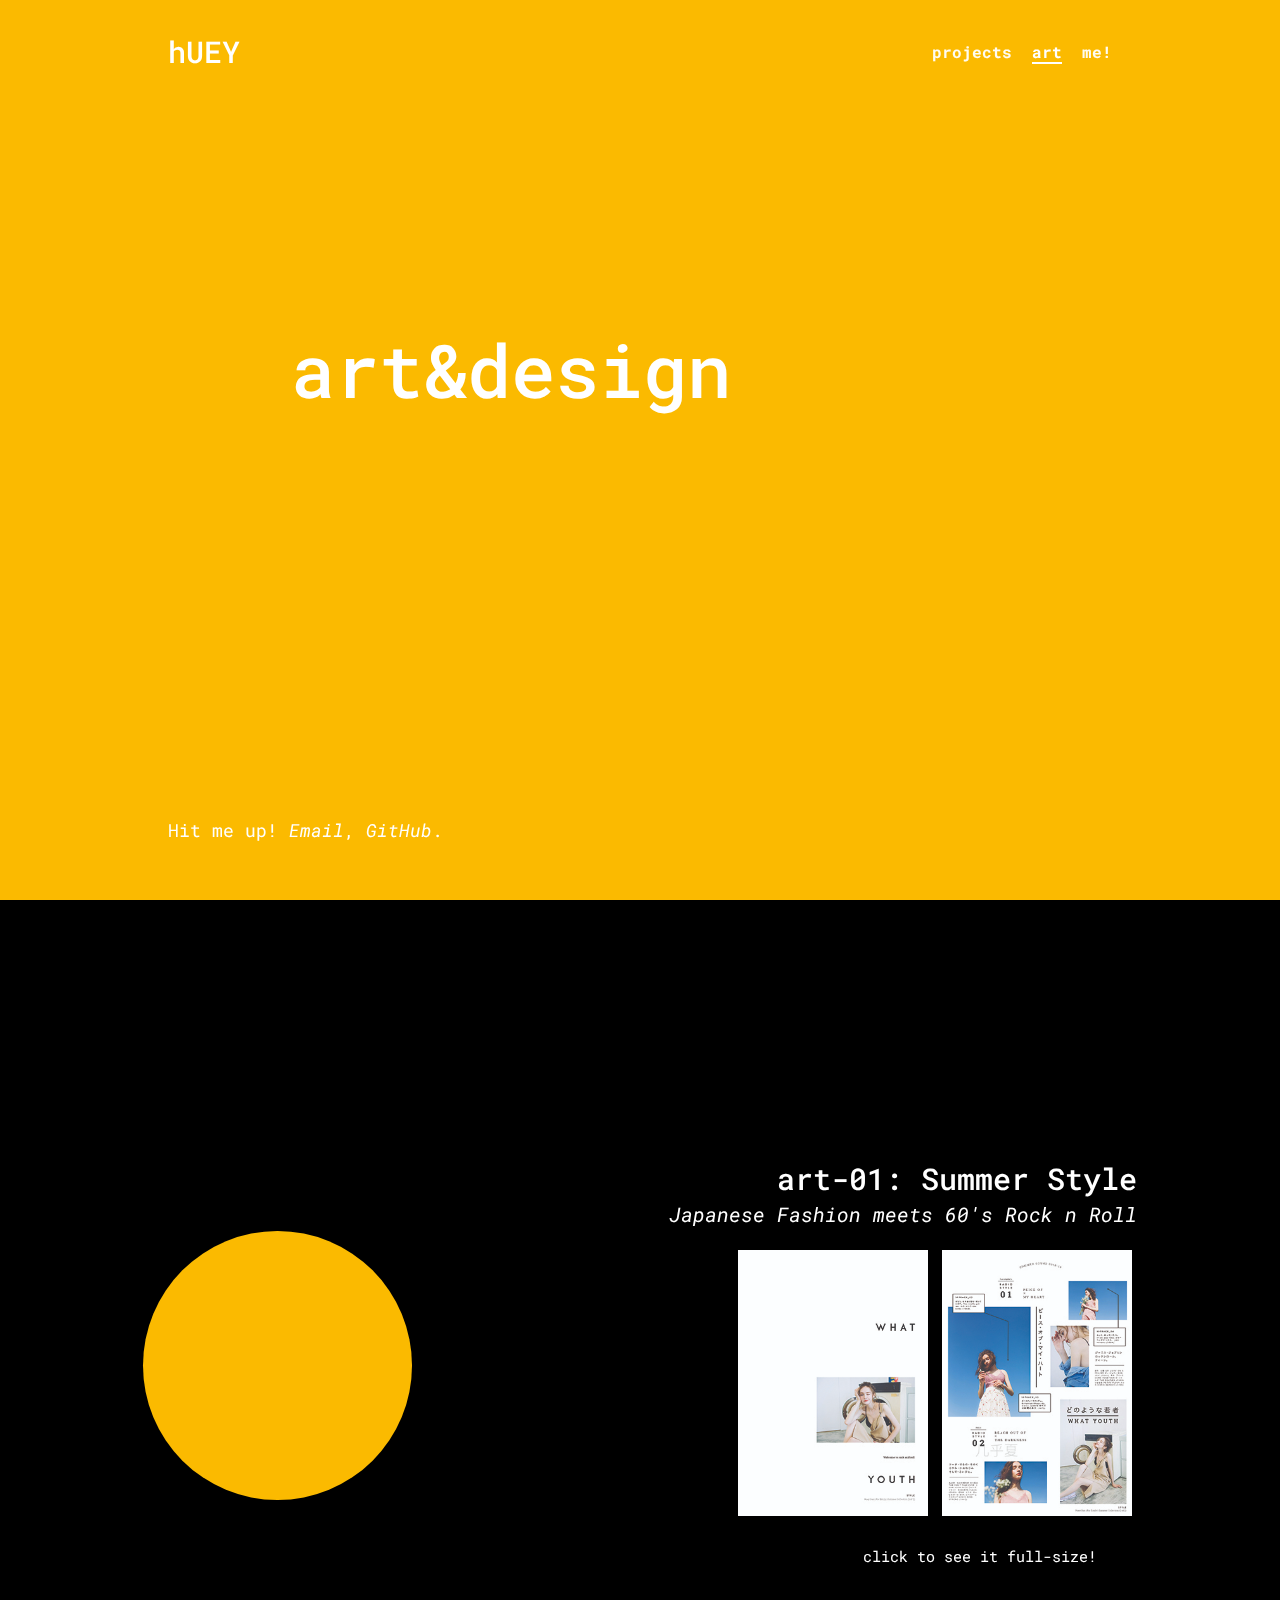
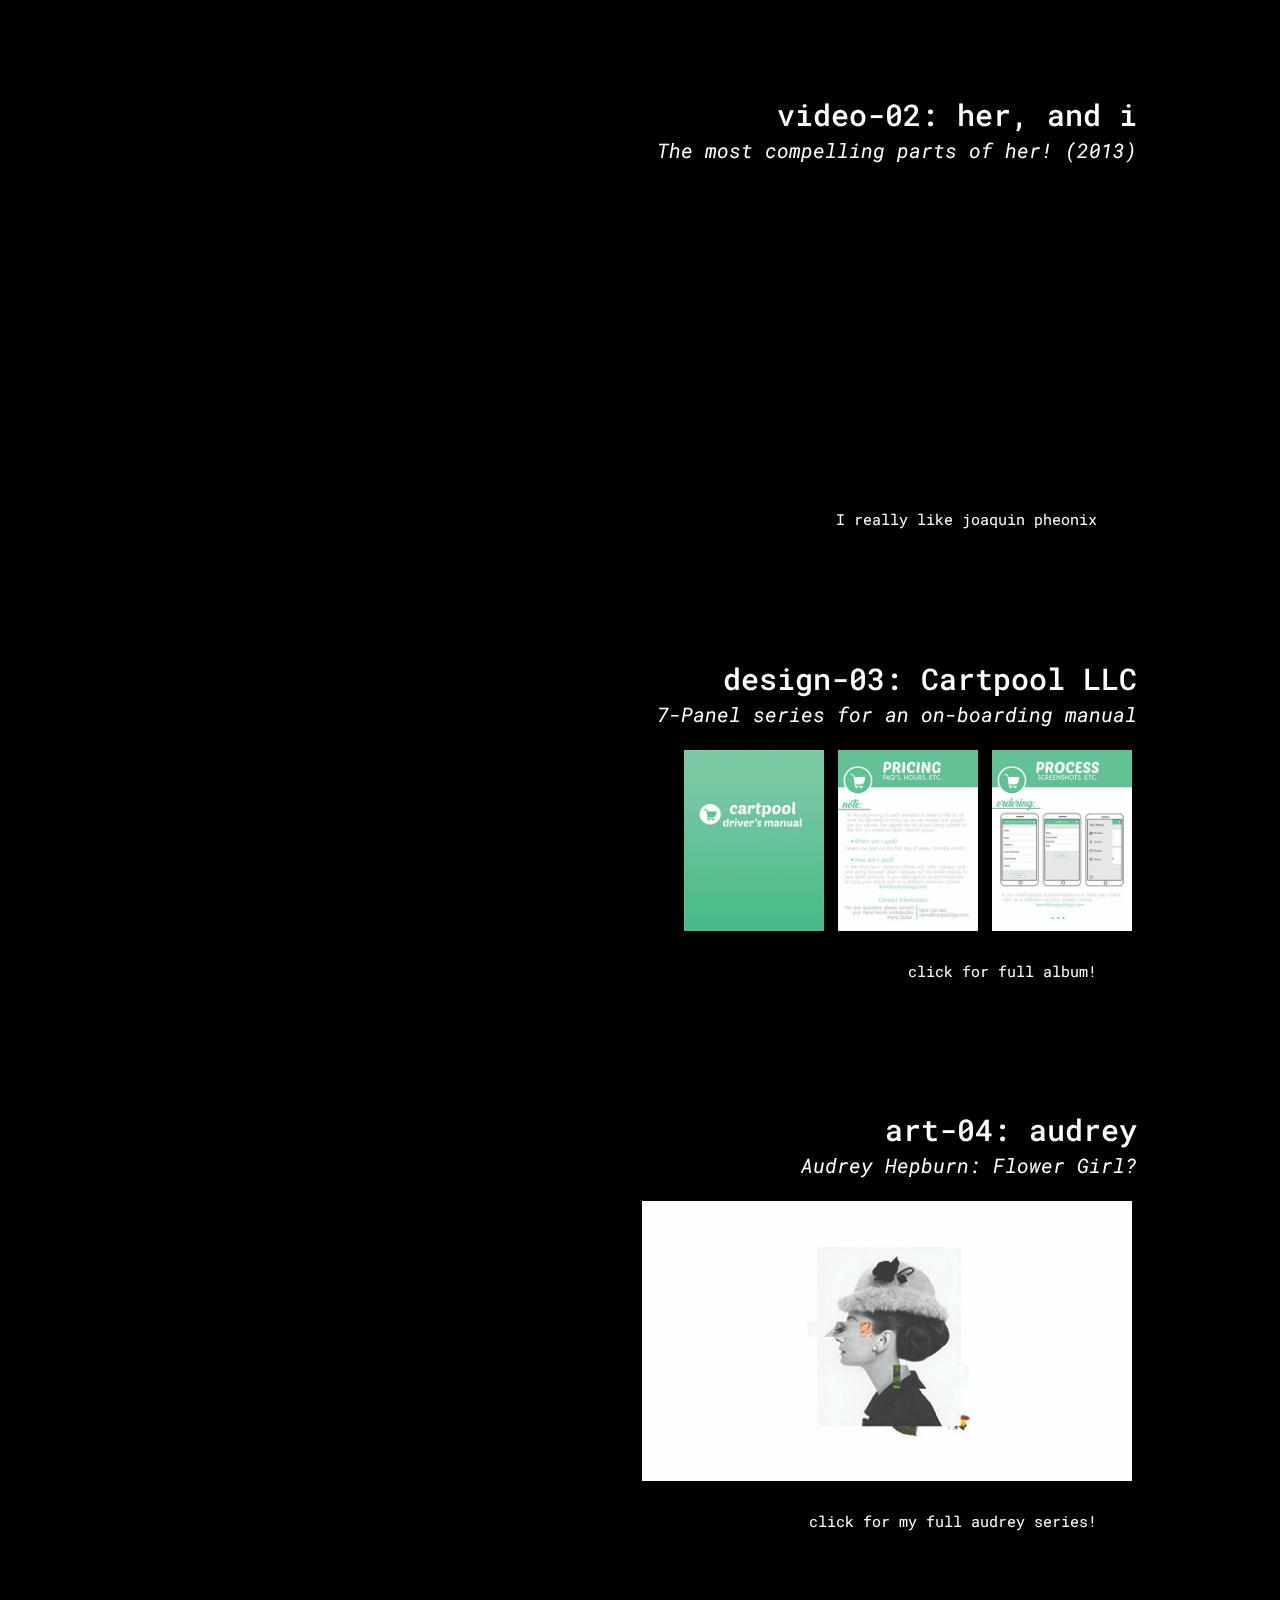
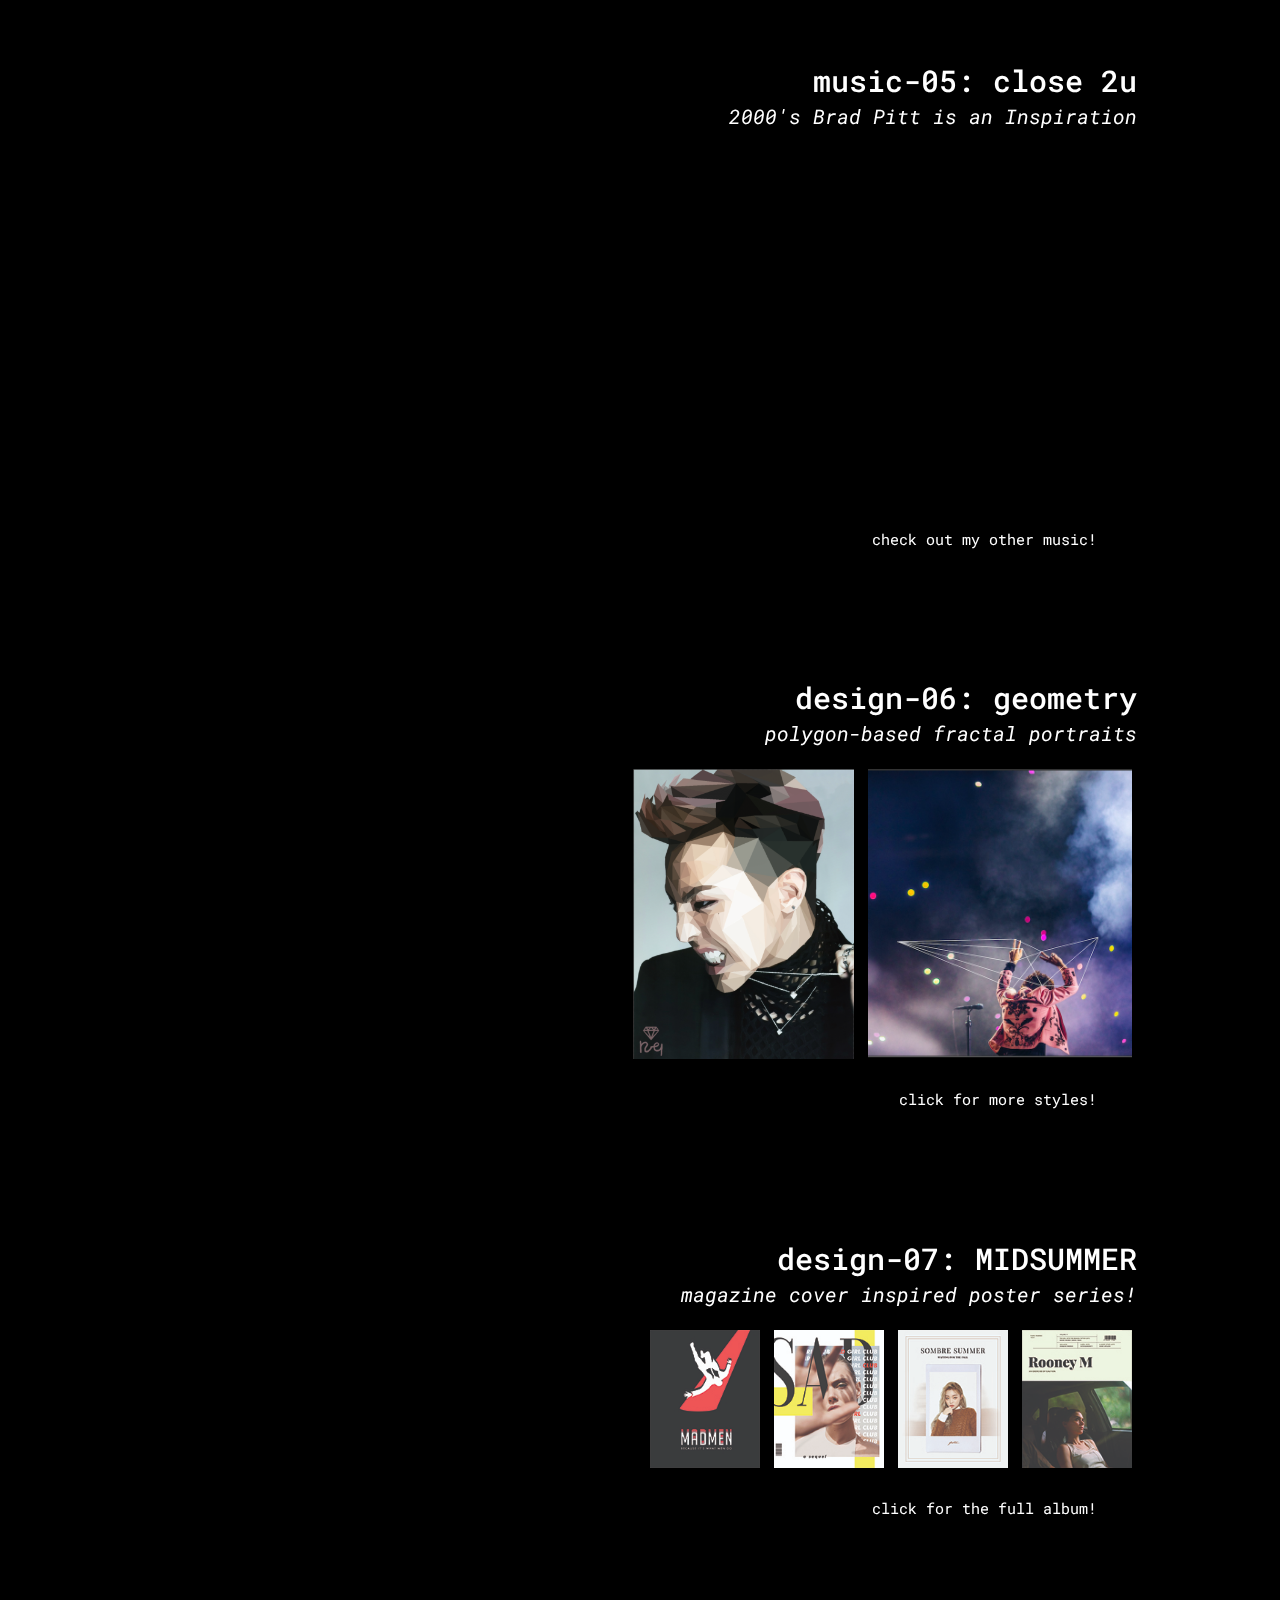
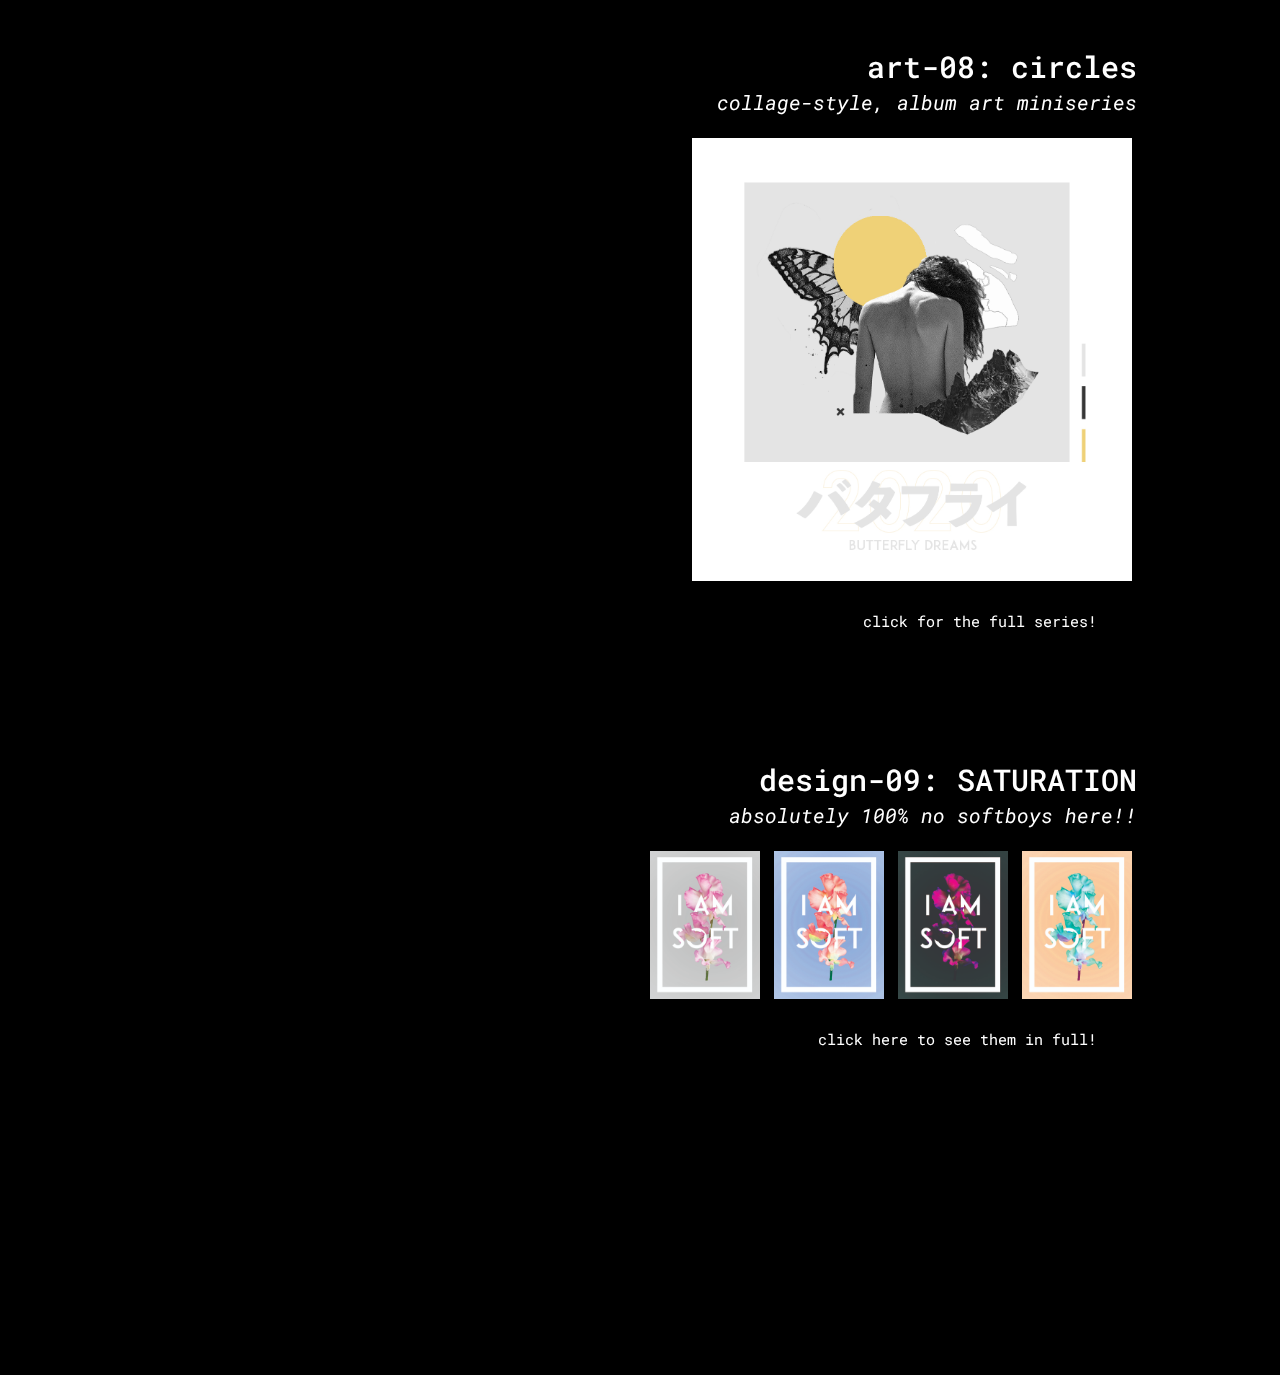
<file: art/index.html>
<!DOCTYPE html>
<html lang="en">
  <head>
    <meta charset="utf-8">
    <meta http-equiv="X-UA-Compatible" content="IE=edge">
    <meta name="viewport" content="width=device-width, initial-scale=1">
    <!-- Do not edit above tags! -->

    <meta name="description" content="My art and design projects!">
    <meta name="author" content="Huey Sun">

    <title>huey: art & design</title>
    <link rel="shortcut icon" href="../pics/yellowicon.ico">

    <!-- Bootstrap core CSS -->
    <link href="../css/bootstrap.min.css" rel="stylesheet">

    <!-- My style sheet!! -->
    <link href="../style.css" rel="stylesheet">

    <!-- Google Fonts -->
    <link href="https://fonts.googleapis.com/css?family=Roboto+Mono|Roboto:thin,thinitalic" rel="stylesheet">
  </head>

  <canvas id = "cover" style="position:relative;"></canvas>

  <body>

    <!-- Need script to load -->
    <script src="main.js"></script>

    <div id = "top" class="site-wrapper">

      <div class="site-wrapper-inner">

        <div class="cover-container">content

          <div class="masthead clearfix">
            <div class="inner">
              <h3 class="masthead-brand"><a href="../index.html">hUEY</a></h3>

              <nav>
                <ul class="nav masthead-nav">
                  <li> <a href="../projects/index.html">projects</a> </li>
                  <li class="active"> <a href="index.html">art</a> </li>
                  <li> <a href="../me/index.html">me!</a> </li>
                </ul>
              </nav>

            </div>
          </div>


          <div class="inner cover  verticalcenter">
              <div class="col-md-4">
		<span id = "top" class ="yellow dot"></span>
                <h1 class="cover-heading" style="margin-left: 2em;position: fixed; bottom: 53vh;"><a href="#cover">art&design</a></h1>
              </div>


              <div class="col-md-8" style="height: 45vh" align="right">

		    <h3> art-01: Summer Style</h3>
		    <p class="tagline"> Japanese Fashion meets 60's Rock n Roll
		    </p>
		      <img class="imageseries" src="../pics/summerStyle1.jpg" alt="Summer Style Spread 1" style="width:200px;">
		      <img  class="imageseries" src="../pics/summerStyle2.jpg" alt="Summer Style Spread 2" style="width:200px;">
                    <div class="content"><br>
                      <p class="linkdesc"> <a href="https://imgur.com/a/jQNu0T2"> click to see it full-size! </a> </p>
                    </div>
                    <br><br><br><br><br>
	


		    <h3> video-02: her, and i</h3>
		    <p class="tagline"> The most compelling parts of her! (2013)
		    </p>
                      <iframe src="https://player.vimeo.com/video/284876435" width="540" height="320" frameborder="0" webkitallowfullscreen mozallowfullscreen allowfullscreen></iframe>
                    <div class="content">
                      <p class="linkdesc"> <a href="https://www.youtube.com/watch?v=6QRvTv_tpw0"> I really like joaquin pheonix </a> </p>
                    </div>
                    <br><br><br><br><br>



                    <h3> design-03: Cartpool LLC</h3>
		    <p class="tagline"> 7-Panel series for an on-boarding manual
		    </p>
		      <img class="imageseries" src="../pics/cartpool1.jpg" alt="cartpool cover" style="width:150px;">
		      <img  class="imageseries" src="../pics/cartpool2.jpg" alt="cartpool page 1" style="width:150px;">
		      <img class="imageseries" src="../pics/cartpool3.jpg" alt="cartpool page 2" style="width:150px;">
                    <div class="content"><br>
                      <p class="linkdesc"> <a href="https://imgur.com/a/c100rNQ"> click for full album! </a> </p>
                    </div>
		    <br><br><br><br><br>



		    <h3> art-04: audrey</h3>
		    <p class="tagline"> Audrey Hepburn: Flower Girl?
		    </p>
		      <img class="imageseries" src="../pics/audrey.jpg" alt="Audrey Hepburn, flower girl" style="width:500px;">
                    <div class="content"><br>
                      <p class="linkdesc"> <a href="https://imgur.com/a/8XzV9zr"> click for my full audrey series! </a> </p>
                    </div>
                    <br><br><br><br><br>



		    <h3> music-05: close 2u</h3>
		    <p class="tagline"> 2000's Brad Pitt is an Inspiration
		    </p>
                      <iframe width="55%" height="350" scrolling="no" frameborder="no" allow="autoplay" src="https://w.soundcloud.com/player/?url=https%3A//api.soundcloud.com/tracks/470136045&color=%23ff5500&auto_play=false&hide_related=false&show_comments=true&show_user=true&show_reposts=false&show_teaser=true&visual=true"></iframe>
                    <div class="content"><br>
                      <p class="linkdesc"> <a href="http://www.soundcloud.com/hueywastaken"> check out my other music! </a> </p>
                    </div>
                    <br><br><br><br><br>



                    <h3> design-06: geometry</h3>
		    <p class="tagline"> polygon-based fractal portraits  
		    </p>
		      <img class="imageseries" src="../pics/gdrag.png" alt="g-dragon" style="height:300px;">
		      <img class="imageseries" src="../pics/harrycrop2.png" alt="harry styles is so hot" style="height:300px;">
                    <div class="content"><br>
                      <p class="linkdesc"> <a href="https://imgur.com/a/hm7p10L"> click for more styles! </a> </p>
                    </div>
		    <br><br><br><br><br>




                    <h3> design-07: MIDSUMMER</h3>
		    <p class="tagline"> magazine cover inspired poster series!
		    </p>
		      <img class="imageseries" src="../pics/madmen.jpg" alt="Mad Men Poster" style="width:120px;">
		      <img  class="imageseries" src="../pics/sadgirlsclub.jpg" alt="SAD GIRLS CLUB Poster" style="width:120px;">
		      <img class="imageseries" src="../pics/anti.jpg" alt="Sombre Summer Poster" style="width:120px;">
		      <img class="imageseries" src="../pics/ROONEYM.jpg" alt="Rooney Mara Poster" style="width:120px;">
                    <div class="content"><br>
                      <p class="linkdesc"> <a href="https://imgur.com/a/Q97IOt5"> click for the full album! </a> </p>
                    </div>
		    <br><br><br><br><br>




		    <h3> art-08: circles</h3>
		    <p class="tagline"> collage-style, album art miniseries
		    </p>
		      <img class="imageseries" src="../pics/butterflydreams.jpg" alt="Butafurai, cover art" style="width:450px;">
                    <div class="content"><br>
                      <p class="linkdesc"> <a href="https://imgur.com/a/FbXPOH0"> click for the full series! </a> </p>
                    </div>
                    <br><br><br><br><br>



                    <h3> design-09: SATURATION</h3>
		    <p class="tagline"> absolutely 100% no softboys here!!
		    </p>
		      <img class="imageseries" src="../pics/softboy.jpg" alt="softboy1" style="width:120px;">
		      <img  class="imageseries" src="../pics/softboy2.jpg" alt="softboy2" style="width:120px;">
		      <img class="imageseries" src="../pics/softboy3.jpg" alt="softboy3" style="width:120px;">
		      <img class="imageseries" src="../pics/softboy4.jpg" alt="softboy4" style="width:120px;">
                    <div class="content"><br>
                      <p class="linkdesc"> <a href="https://imgur.com/a/qb1UZDe"> click here to see them in full! </a> </p>
                    </div>
		    <br><br><br><br><br>


		
                    <div style="padding-bottom: 5cm"></div>
              </div>         
          </div>



          <div class="mastfoot">
            <div class="inner">

              <p>Hit me up! <a href="mailto:hssa2016@pomona.edu"><em>Email</em></a>, <!--<a href="https://linkedin.com/in/huey-sun/"><em>LinkedIn</em></a>,--> <a href="https://github.com/itshuey"><em>GitHub</em></a>. </p>

            </div>

          </div>

        </div>

      </div>

    </div>

    <!-- Bootstrap core JavaScript + my Animations
    ================================================== -->
    <!-- Placed at the end of the document so the pages load faster -->
    <script src="../js/smoothscroll.js"></script>
    <script src="https://ajax.googleapis.com/ajax/libs/jquery/1.12.4/jquery.min.js"></script>
    <script>window.jQuery || document.write('<script src="../../assets/js/vendor/jquery.min.js"><\/script>')</script>
    <script src="../js/bootstrap.min.js"></script>

  </body>
</html>
</file>
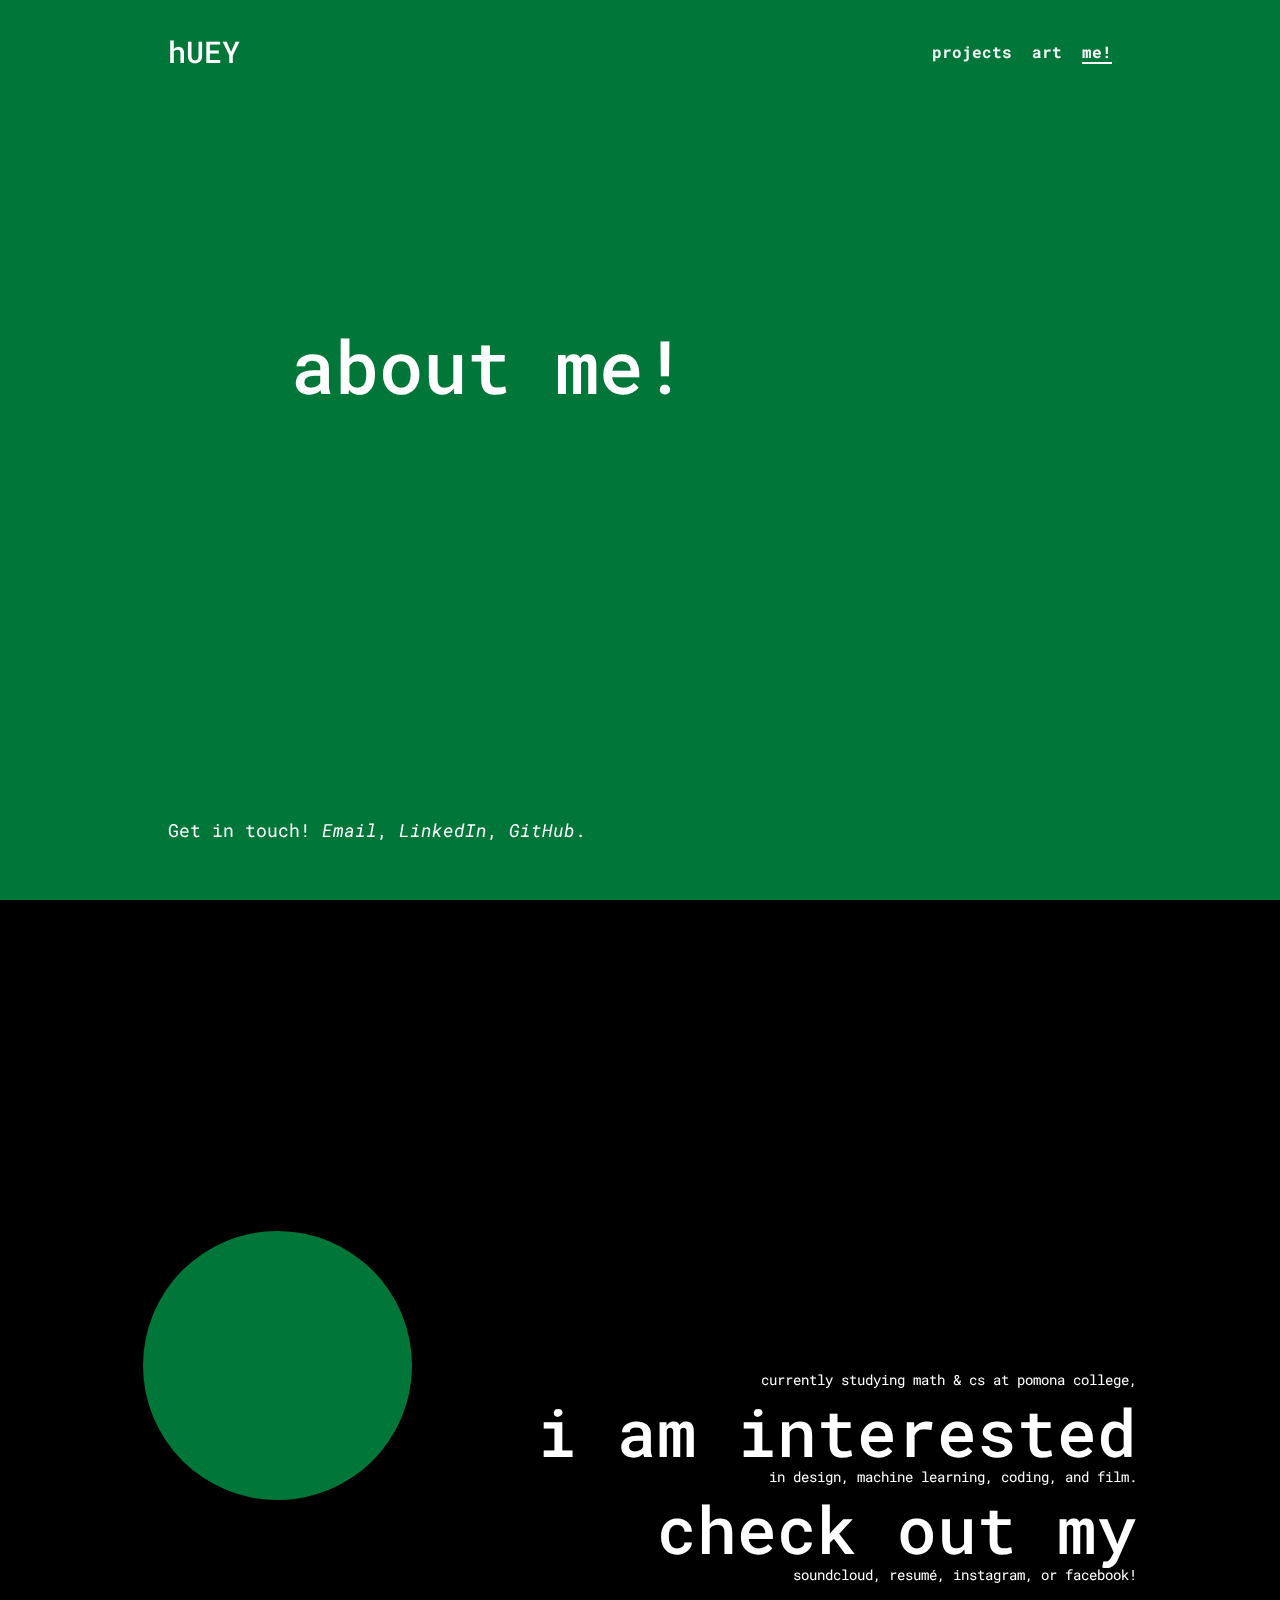
<file: me/index.html>
<!DOCTYPE html>
<html lang="en">
  <head>
    <meta charset="utf-8">
    <meta http-equiv="X-UA-Compatible" content="IE=edge">
    <meta name="viewport" content="width=device-width, initial-scale=1">
    <!-- Do not edit above tags! -->

    <meta name="description" content="About Me!">
    <meta name="author" content="Huey Sun">

    <title>huey: about</title>
    <link rel="shortcut icon" href="../pics/yellowicon.ico">

    <!-- Bootstrap -->
    <link href="../css/bootstrap.min.css" rel="stylesheet">

    <!-- My style sheet!! -->
    <link href="../style.css" rel="stylesheet">

    <!-- Google Fonts -->
    <link href="https://fonts.googleapis.com/css?family=Roboto+Mono|Roboto:thin,thinitalic" rel="stylesheet">
  </head>

  <canvas id="cover" style="position:relative;"></canvas>

  <body>
    
    <!-- Need script to load -->
    <script src="main.js"></script>

    <div id = "top" class="site-wrapper">

      <div class="site-wrapper-inner">

        <div class="cover-container">content

          <div class="masthead clearfix">
            <div class="inner">
              <h3 class="masthead-brand"><a href="../index.html">hUEY</a></h3>
              <nav>
                <ul class="nav masthead-nav">
                  <li> <a href="../projects/index.html">projects</a> </li>
                  <li> <a href="../art/index.html">art</a> </li>
                  <li class="active"> <a href="index.html">me!</a> </li>
                </ul>
              </nav>
            </div>
          </div>



          <div class="inner cover  verticalcenter">
              <div class="col-md-4">
		<span class ="green dot"></span>
                <h1 class="cover-heading" style="margin-left: 2em;position: fixed; bottom: 53.5vh;"><a href="#cover">about me!</a></h1>
              </div>


              <div class="col-md-8" style="height: 0vh" align="right">
		    <p class="aboutSmall"> currently studying math & cs at pomona college, </p>
                    <h3 class="aboutBig"> i am interested</h3>
		    <p class="aboutSmall"> in design, machine learning, coding, and film. </p>
		    <h3 class="aboutBig"> check out my </h3>
		    <p class="aboutSmall"> <a href="https://www.soundcloud.com/hueywastaken">soundcloud</a>, resumé, <a href="https://www.instagram.com/hueywastaken">instagram</a>, or <a href="https://www.facebook.com/hueey1">facebook!</a></p> 
		    </p>
                    <div class="content">
                    </div>
                    <br><br><br><br><br>
                    

                    <div style="padding-bottom: 5cm"></div>

              </div>
            
          </div>

                

          <div class="mastfoot">
            <div class="inner">

              <p>Get in touch! <a href="mailto:hssa2016@pomona.edu"><em>Email</em></a>, <a href="https://www.linkedin.com/"><em>LinkedIn</em></a>, <a href="https://github.com/itshuey"><em>GitHub</em></a>. </p>

            </div>

          </div>

        </div>

      </div>

    </div>


    <!-- Bootstrap core JavaScript + my Animations
    ================================================== -->
    <!-- Placed at the end of the document so the pages load faster -->
    <script src="../js/smoothscroll.js"></script>
    <script src="https://ajax.googleapis.com/ajax/libs/jquery/1.12.4/jquery.min.js"></script>
    <script>window.jQuery || document.write('<script src="../../assets/js/vendor/jquery.min.js"><\/script>')</script>
    <script src="../js/bootstrap.min.js"></script>

  </body>
</html>
</file>
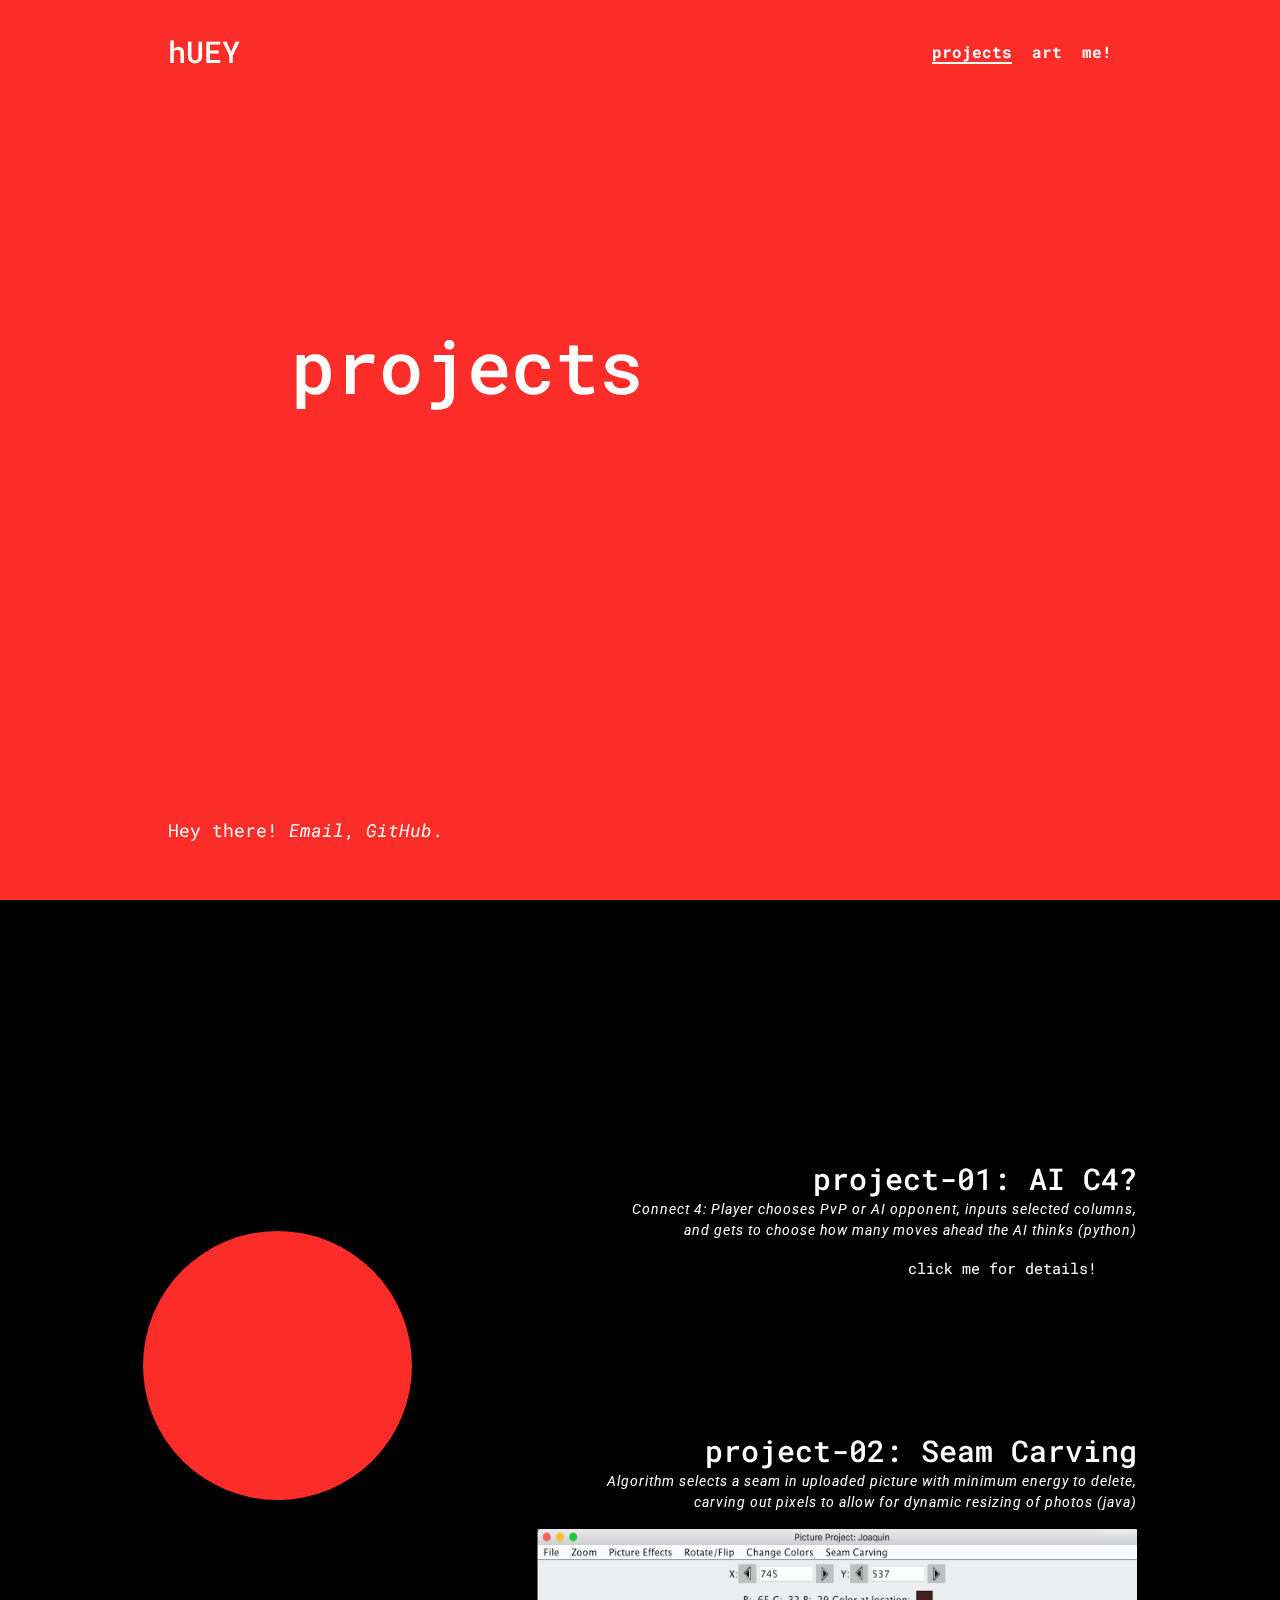
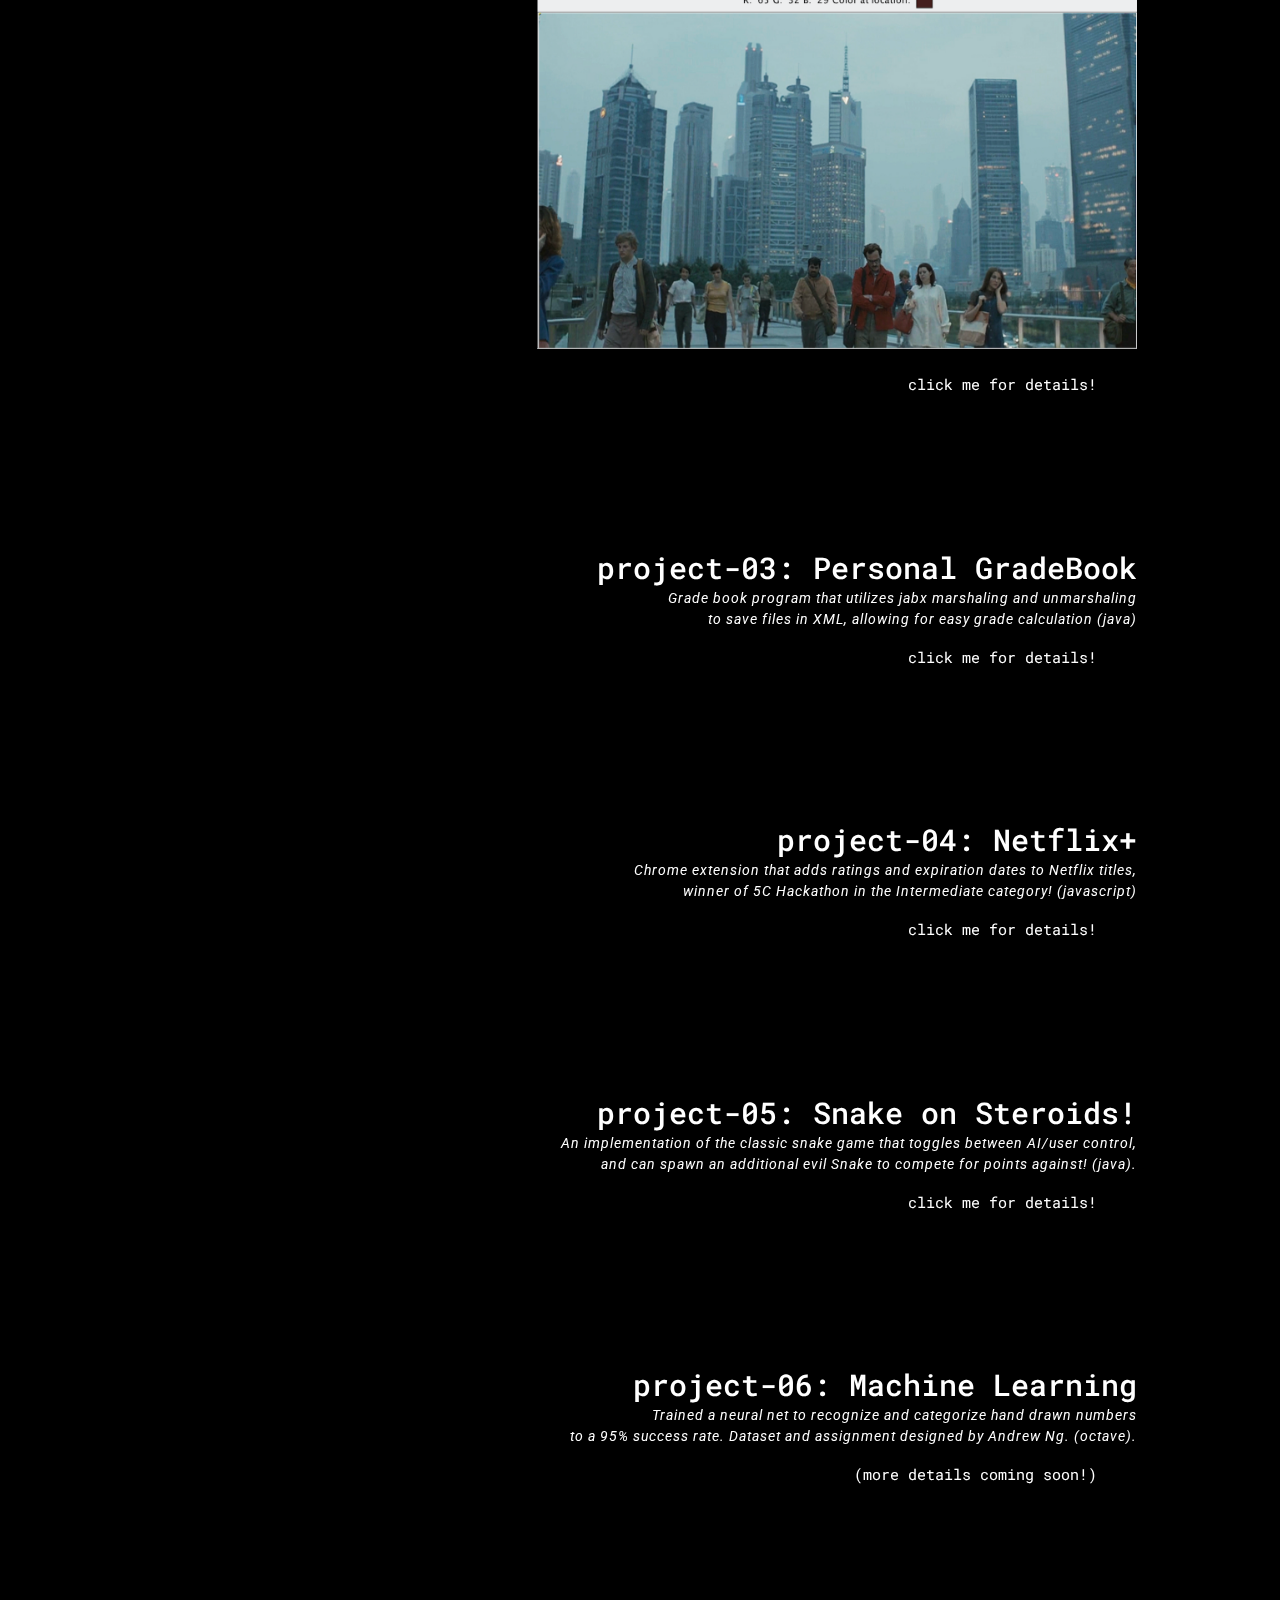
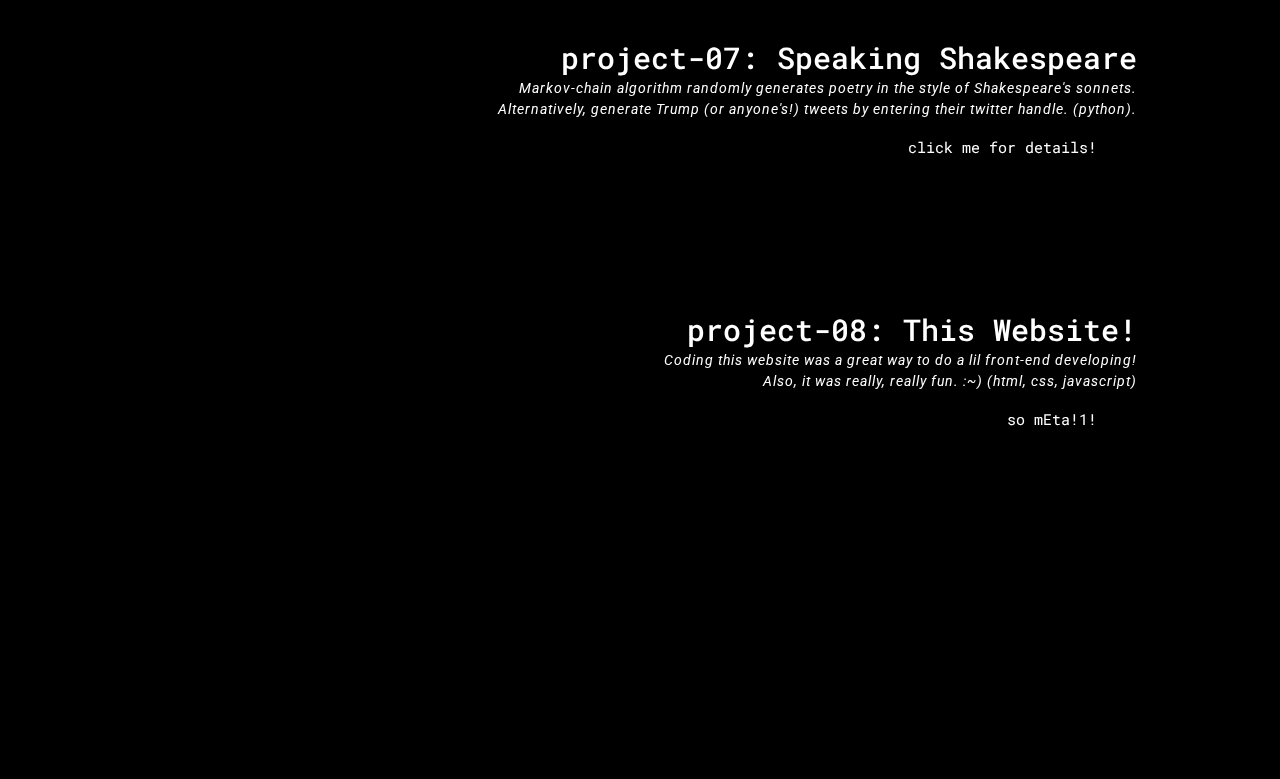
<file: projects/index.html>
<!DOCTYPE html>
<html lang="en">
  <head>
    <meta charset="utf-8">
    <meta http-equiv="X-UA-Compatible" content="IE=edge">
    <meta name="viewport" content="width=device-width, initial-scale=1">
    <!-- Do not edit above tags! -->

    <meta name="description" content="A list of projects!">
    <meta name="author" content="Huey Sun">

    <title>huey: projects</title>
    <link rel="shortcut icon" href="../pics/yellowicon.ico">

    <!-- Bootstrap -->
    <link href="../css/bootstrap.min.css" rel="stylesheet">

    <!-- My style sheet!! -->
    <link href="../style.css" rel="stylesheet">

    <!-- Google Fonts -->
    <link href="https://fonts.googleapis.com/css?family=Roboto+Mono|Roboto:thin,thinitalic" rel="stylesheet">
  </head>

  <canvas id="cover" style="position:relative;"></canvas>

  <body>

  <!-- Need script to load -->
  <script src="main.js"></script>

    <div id="top" class="site-wrapper">

      <div class="site-wrapper-inner">

        <div class="cover-container">content

          <div class="masthead clearfix">
            <div class="inner">
              <h3 class="masthead-brand"><a href="../index.html">hUEY</a></h3>
              <nav>
                <ul class="nav masthead-nav">
                  <li class="active"> <a href="index.html">projects</a> </li>
                  <li> <a href="../art/index.html">art</a> </li>
                  <li> <a href="../me/index.html">me!</a> </li>
                </ul>
              </nav>
            </div>
          </div>


          <div class="inner cover verticalcenter">
              <div class="col-md-4">
		<span class ="red dot"></span>
                <h1 class="cover-heading" style="margin-left:2em; position:fixed; bottom:53.5vh;"><a href="#cover">projects</a></h1>
              </div>



              <div class="col-md-8" style="height: 45vh" align="right">
                    <h3> project-01: AI C4?</h3>
		    <p class="description"> Connect 4: Player chooses PvP or AI opponent, inputs selected columns,<br> and gets to choose how many moves ahead the AI thinks (python)
		    </p>
                    <div class="content">
                      <p class="linkdesc"> <a href="https://github.com/itshuey/custom-connect4-AI"> click me for details! </a> </p>
                    </div>
                    <br><br><br><br><br><br>
	


                    <h3> project-02: Seam Carving</h3>
		    <p class="description"> Algorithm selects a seam in uploaded picture with minimum energy to delete,<br> carving out pixels to allow for dynamic resizing of photos (java)
		    </p>
                      <img src="../pics/pictureProject.png" alt="seam carve demo" style="width:600px;height:420px;">
                    <div class="content"><br>
                      <p class="linkdesc"><a href="https://github.com/itshuey/picture-project"> click me for details! </a> </p>
		    </div>
                    <br><br><br><br><br><br>



                    <h3> project-03: Personal GradeBook</h3>
	
		    <p class="description"> Grade book program that utilizes jabx marshaling and unmarshaling  <br> to save files in XML, allowing for easy grade calculation (java)
		    </p>
                    <div class="content">
                      <p class="linkdesc"> <a href="https://github.com/itshuey/gradeBook"> click me for details! </a> </p>
		    </div>
                    <br><br><br><br><br><br>


		<!- demonstrate on a movie I like-->

                    <h3> project-04: Netflix+</h3>
	
		    <p class="description"> Chrome extension that adds ratings and expiration dates to Netflix titles,  <br> winner of 5C Hackathon in the Intermediate category! (javascript)
		    </p>
                    <div class="content">
                      <p class="linkdesc"> <a href="https://github.com/itshuey/netflix-features"> click me for details! </a> </p>
		    </div>
                    <br><br><br><br><br><br>



                    <h3> project-05: Snake on Steroids!</h3>
		    <p class="description"> An implementation of the classic snake game that toggles between AI/user control,<br> and can spawn an additional evil Snake to compete for points against! (java).
		    </p>
                    <div class="content">
                      <p class="linkdesc"> <a href="https://github.com/itshuey/evil-AI-snake-game"> click me for details! </a> </p>
		    </div>
                    <br><br><br><br><br><br>


		<!- change to kaggle project? something from compstats-->

                    <h3> project-06: Machine Learning</h3>
		    <p class="description"> Trained a neural net to recognize and categorize hand drawn numbers <br> to a 95% success rate. Dataset and assignment designed by Andrew Ng. (octave).
		    </p>
                    <div class="content">
                      <p class="linkdesc"> <a href="ReplaceMe.html"> (more details coming soon!) </a> </p>
		    </div>
                    <br><br><br><br><br><br>



		<!- add sample tweets that it generated-->

                    <h3> project-07: Speaking Shakespeare</h3>
		    <p class="description"> Markov-chain algorithm randomly generates poetry in the style of Shakespeare's sonnets. <br> Alternatively, generate Trump (or anyone's!) tweets by entering their twitter handle. (python).
		    </p>
                    <div class="content">
                      <p class="linkdesc"> <a href="https://github.com/itshuey/twitter-markov-generator"> click me for details! </a> </p>
		    </div>
                    <br><br><br><br><br><br>


		<!- add four dots picture-->

                    <h3> project-08: This Website!</h3>
		    <p class="description"> Coding this website was a great way to do a lil front-end developing!<br> Also, it was really, really fun. :~) (html, css, javascript)
		    </p>
                    <div class="content">
                      <p class="linkdesc"> <a href="https://github.com/itshuey/itshuey.github.io"> so mEta!1! </a> </p>
		    </div>
                    <br><br><br><br><br><br>

                    

                    <div style="padding-bottom: 5cm"></div>

              </div>
            
          </div>

                

          <div class="mastfoot">
            <div class="inner">

              <p>Hey there! <a href="mailto:hssa2016@pomona.edu"><em>Email</em></a>, <!--<a href="https://linkedin.com/in/huey-sun/"><em>LinkedIn</em></a>,--> <a href="https://github.com/itshuey/"><em>GitHub</em></a>. </p>

            </div>

          </div>

        </div>

      </div>

    </div>


    <!-- Bootstrap core JavaScript + my Animations
    ================================================== -->
    <!-- Placed at the end of the document so the pages load faster -->
    <script src="../js/smoothscroll.js"></script>
    <script src="https://ajax.googleapis.com/ajax/libs/jquery/1.12.4/jquery.min.js"></script>
    <script>window.jQuery || document.write('<script src="../../assets/js/vendor/jquery.min.js"><\/script>')</script>
    <script src="../js/bootstrap.min.js"></script>

  </body>
</html>
</file>
<file: style.css>
/*------------------------------------------------
* Modified from BootStrap's 'cover' example by @mdo (https://twitter.com/mdo)
* hUEY 08/2018
---------------------------------------------------- */


/*
 * Globals
 */

/* Links */
a,
a:focus,
a:hover {
  color: #fff;
}

/* Custom default button */
.btn-default,
.btn-default:hover,
.btn-default:focus {
  color: #333;
  text-shadow: none; /* Prevent inheritance from `body` */
  background-color: #000;
  border: 1px solid #000;
}

/*
 * Base structure
 */

html,
body {
  height: 100%;
  background-color: #000;
}

body {
  color: #000;
  text-align: left;
  /* commented out shadows
  text-shadow: 0 1px 3px rgba(0,0,0,.5);
  */
}

/* Extra markup and styles for table-esque vertical and horizontal centering */
.site-wrapper {
  display: table;
  width: 100%;
  height: 100%; /* For at least Firefox */
  min-height: 100%;
}
.site-wrapper-inner {
  display: table-cell;
  vertical-align: top;
}
.cover-container {
  margin-right: auto;
  margin-left: auto;
}

/* Padding for spacing */
.inner {
  padding: 40px;
}

.verticalcenter{
  min-height: 100%;  /* Fallback for browsers do NOT support vh unit */
  min-height: 80vh; /* These two lines are counted as one :-) */
  display: flex;
  align-items: center;
}

.babydot {
  height: 48px;
  width: 48px;
  border-radius: 50%;
  display: inline-block;
}

.dot {
  height: 21vw;
  width: 21vw;
  border-radius: 50%;
  display: inline-block;
}

.originaldot {
  height: 300px;
  width: 300px;
  border-radius: 50%;
  display: inline-block;
}

.red {
  background-color: #fc2c28;
}

.yellow {
  background-color: #fbba00;
}

.brown {
  background-color: #5f4b39;
}

.green {
  background-color: #007639;
}

.aboutSmall{
  font-size: 14px;
}
.aboutBig {
  font-size: 66px;
}


h1 {
    font-family: 'Roboto Mono', monospace;
    font-size:8.2vh;
    color:#fff;
}

h2, h3, h4, h5, h6, p {
    font-family: 'Roboto Mono', monospace;
    font-size:18px;
    color:#fff;
}

h3 {
    font-size:30px;
    line-height: 0.8;
}

.description{
    font-family: 'Roboto', sans-serif;
    font-size: 14px;
    font-style: thinitalic;
    font-style: italic;
    letter-spacing: 1px;

}

.tagline{
    font-size: 20px;
    font-style: italic;
}


.col-md-4{
    outline: 1px solid black;
}

.imageseries{
    padding: 5px;
}

.content{
  padding: 0px 40px
}

.linkdesc{
  font-size: 15px;
  color:#828282;
}

.lead {
  font-size:66px;
}

/*
 * Header
 */
.masthead-nav{
  cursor:pointer;
}

.masthead-nav > li {
  display: inline-block;
}
.masthead-nav > li + li {
  margin-left: 20px;
  align-items: right; f
}
.masthead-nav > li > a {
  padding-right: 0;
  padding-left: 0;
  font-family: 'Roboto Mono', monospace;
  font-size: 16px;
  font-weight: bold;
  color: #ffffff; /* IE8 proofing */
  color: rgba(255,255,255,.95);
  border-bottom: 2px solid transparent;
}
.masthead-nav > li > a:hover,
.masthead-nav > li > a:focus {
  text-decoration: none;
  background-color: transparent;
  border-bottom-color: #fff;
}
.masthead-nav > .active > a,
.masthead-nav > .active > a:hover,
.masthead-nav > .active > a:focus {
  color: #fff;
  font-weight: bold;
  border-bottom-color: #fff;
}

@media (min-width: 768px) {
  .masthead-brand {
    float: left;
  }
  .masthead-nav {
    float: right;
  }
}


/*
 * Cover
 */

.cover {
  padding: 0px 0px;
}
.cover .btn-lg {
  padding: 10px 20px;
}


/*
 * Footer
 */

.mastfoot {
  color: #999; /* IE8 proofing */
  color: rgba(255,255,255,.5);
}


/*
 * Affix and center
 */

@media (min-width: 768px) {
  /* Pull out the header and footer */
  .masthead {
    position: fixed;
    top: 0;
  }
  .mastfoot {
    position: fixed;
    bottom: 0;
  }
  /* Start the vertical centering */
  .site-wrapper-inner {
    vertical-align: middle;
  }
  /* Handle the widths */
  .masthead,
  .mastfoot,
  .cover-container {
    width: 100%; /* Must be percentage or pixels for horizontal alignment */
  }
}

@media (min-width: 992px) {
  .masthead,
  .mastfoot,
  .cover-container {
    width: 80%;
  }
}
</file>
